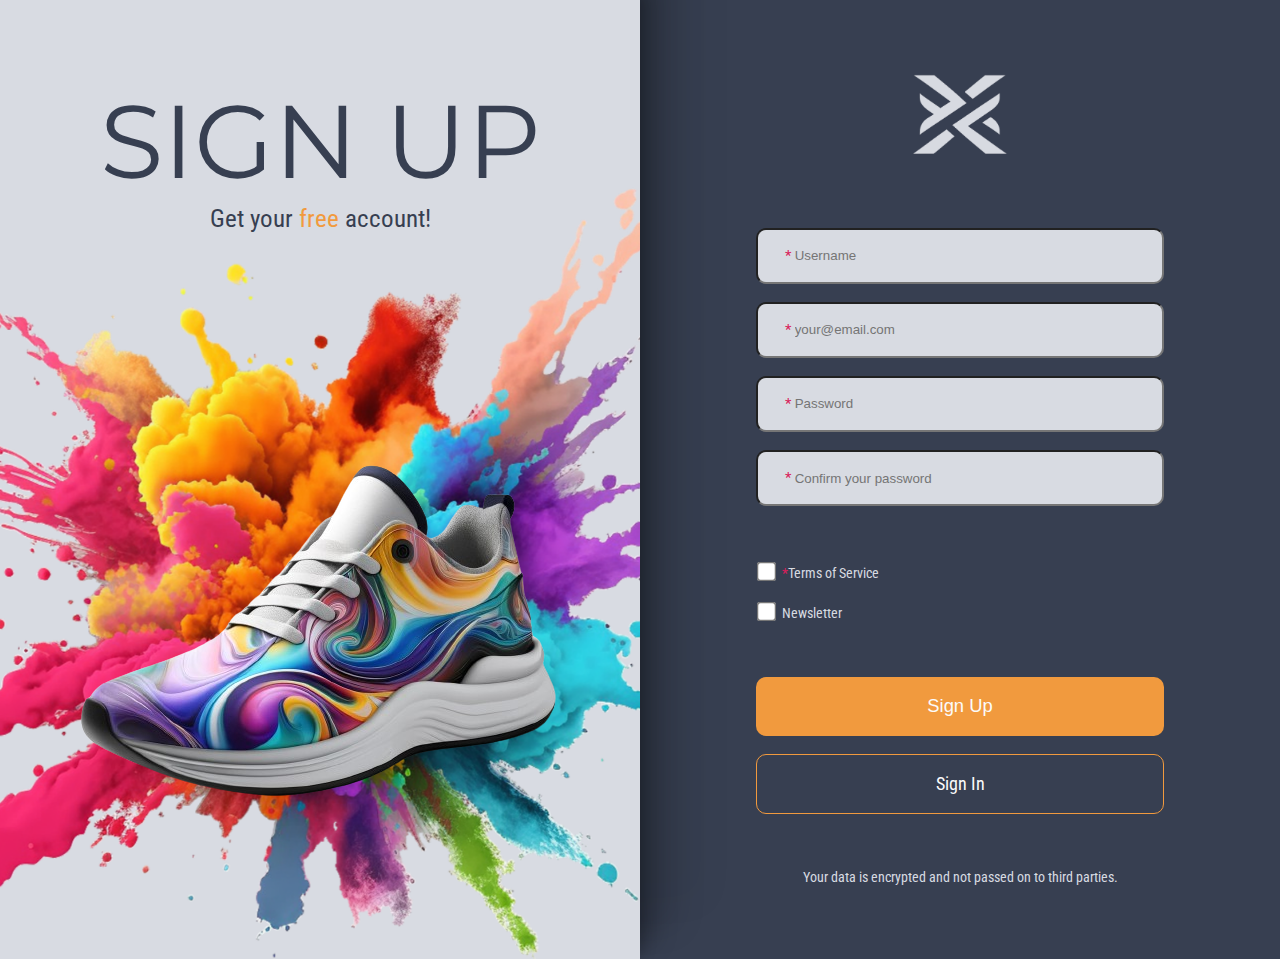
<file: index.html>
<!DOCTYPE html>
<html lang="en">
<head>
  <meta charset="UTF-8">
  <meta name="viewport" content="width=device-width, initial-scale=1.0">
  <title>LoginPage</title>
  <link rel="stylesheet" href="./index.css">
</head>
<body>
  <div class="left signup-container">
    <div class="text-container">
      <h1>SIGN UP</h1>
      <h6>Get your <span>free</span> account!</h6>
    </div>
    <img src="./src/public/sneaker-2.png" alt="Sneaker Image">
  </div>
  <div class="right signup-container">
    <div class="right-header">
      <img src="./src/public/logo-2.png" alt="companyname logo">
      <h3>SIGN UP</h3>
    </div>
    <form class="container" method="post" action="#">
      <div class="inputs-container">
        <div class="text-inputs">
          <div class="input-container">
            <label for="username">Username</label>
            <input type="text" name="username" id="username" placeholder="Username">
          </div>
    
          <div class="input-container">
            <label for="email">E-Mail</label>
            <input type="email" name="email" id="email" placeholder="your@email.com">
          </div>
    
          <div class="input-container">
            <label for="password">Password</label>
            <input type="password" name="password" id="password" placeholder="Password">
          </div>
    
          <div class="input-container">
            <label for="confirm-password">Confirm password</label>
            <input type="password" name="confirm-password" id="confirm-password" placeholder="Confirm your password">
          </div>
        </div>

        <div class="checkbox-inputs">
          <div class="input-container">
            <input type="checkbox" name="tos" id="tos">
            <label for="tos"><small><span>*</span>Terms of Service</small></label>
          </div>
          <div class="input-container">
            <input type="checkbox" name="newsletter" id="newsletter">
            <label for="newsletter"><small>Newsletter</small></label>
          </div>
        </div>

        <div class="button-inputs">
          <input class="btn-primary" type="submit" value="Sign Up">
          <a class="btn-secondary" href="signin.html">Sign In</a>
        </div>
        <small>Your data is encrypted and not passed on to third parties.</small>
      </div>
    </form>
  </div>
</body>
</html>
</file>
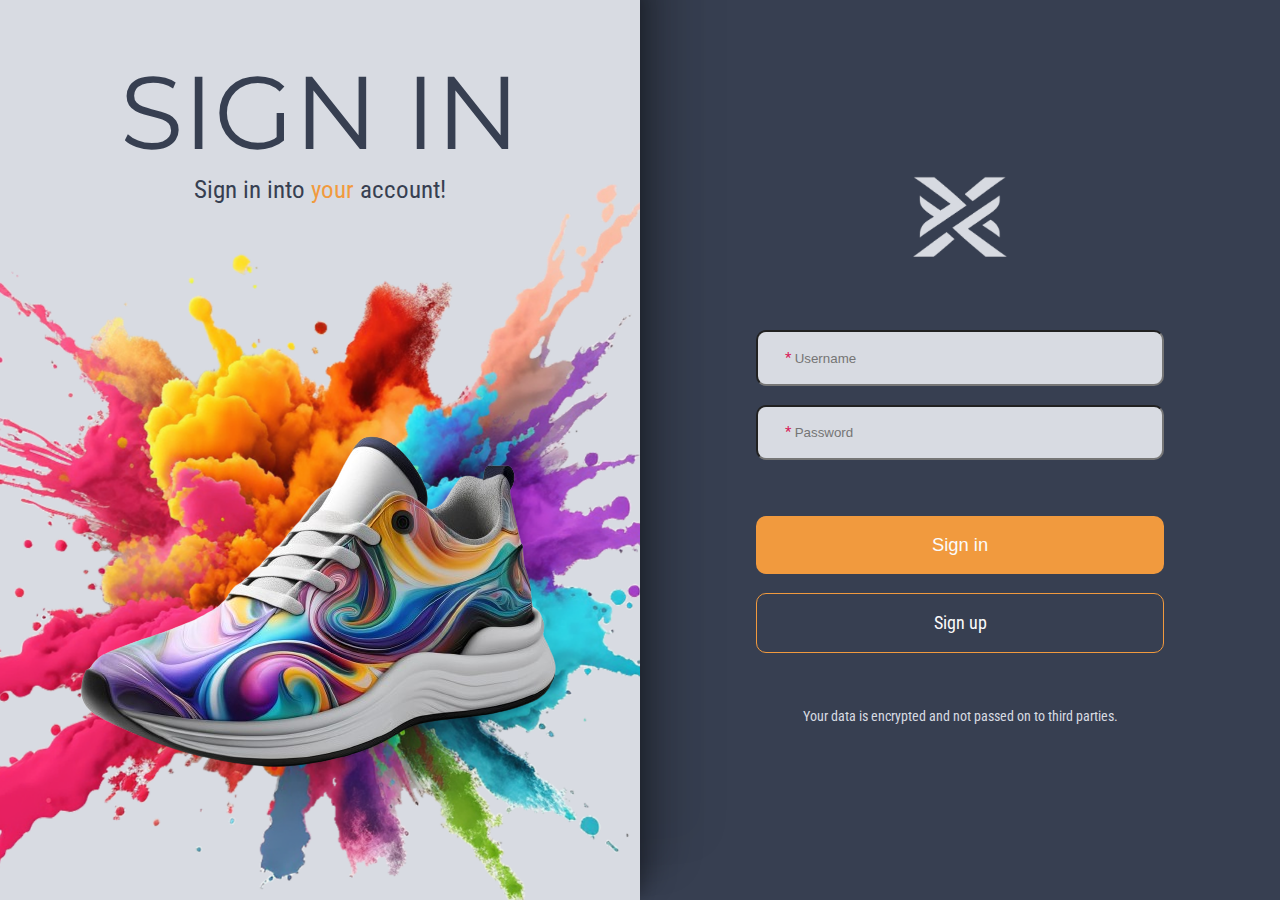
<file: signin.html>
<!DOCTYPE html>
<html lang="en">
  <head>
    <meta charset="UTF-8" />
    <meta name="viewport" content="width=device-width, initial-scale=1.0" />
    <link rel="stylesheet" href="index.css" />
    <title>Sign up</title>
  </head>
  <body>
    <div class="left signup-container">
      <div class="text-container">
        <h1>SIGN IN</h1>
        <h6>Sign in into <span>your</span> account!</h6>
      </div>
      <img src="./src/public/sneaker-2.png" alt="Colorful abstract sneaker" />
    </div>
    <div class="right signup-container">
      <div class="right-header">
        <img src="./src/public/logo-2.png" alt="companyname logo" />
        <h3>SIGN IN</h3>
      </div>
      <form class="container" method="post" action="#">
        <div class="inputs-container">
          <div class="text-inputs">
            <div class="input-container">
              <label for="username">Username</label>
              <input type="text" name="username" id="username" placeholder="Username" />
            </div>

            <div class="input-container">
              <label for="password">Password</label>
              <input type="password" name="password" id="password" placeholder="Password"/>
            </div>
          </div>

          <div class="button-inputs">
            <input class="btn-primary" type="submit" value="Sign in" />
            <a class="btn-secondary" href="index.html">Sign up</a>
          </div>
          <small
            >Your data is encrypted and not passed on to third parties.</small
          >
        </div>
      </form>
    </div>
  </body>
</html>
</file>
<file: index.css>
*{
  margin: 0;
  padding: 0;
  box-sizing: border-box;
}

:root {
  --color1: #373f51;
  --color2: #d8dbe2;
  --color3: #61e786;
  --color4: #d81e5b;
  --color5: #f19a3e;
  --color6: #fbfbfb;
}

@font-face {
  font-family: Montserrat;
  src: url("./src/fonts/Montserrat/Montserrat-Regular.ttf"), type("truetype");
}

@font-face {
  font-family: Robotto;
  src: url("./src/fonts/RobotoCondensed/RobotoCondensed-Regular.ttf"), type("truetype");
}


h1,
h2,
h3 {
  font-family: Montserrat;
  font-weight: 400;
}

h1 {
  font-size: 5.61rem;
}

h2 {
  font-size: 4.209rem;
}

h3 {
  font-size: 3.157rem;
}

h4 {
  font-size: 2.369rem;
}

h5 {
  font-size: 1.777rem;
}

h6 {
  font-size: 1.333rem;
}

p {
  font-size: 1rem;
}

small {
  font-size: 0.75rem;
}

.btn-primary,
.btn-secondary{
  padding: 1rem 2rem;
  border-radius: 10px;
  color: var(--color6);
  border: none;
  cursor: pointer;
  transition: background-color 0.4s;
  font-size: 1rem;
}

.btn-primary{
  background-color: var(--color5);
  &:hover{
    background-color: #fca84ea8;
  }

  &:active{
    background-color: var(--color1);
  }
}

.btn-secondary{
  background-color: var(--color1);
  border: 1px solid var(--color5);
  text-align: center;
  text-decoration: none;

  &:hover{
    background-color: var(--color5);
    color: var(--color1);
  }

  &:active{
    color: var(--color2);
    background-color: var(--color1);
  }
}

body{
  font-family: Robotto;
  display: flex;
  min-height: 100vh;

  .signup-container{
    display: flex;
    justify-content: center;
    align-items: center;
    flex-direction: column;
    min-width: 50%;
  }

  .left{
    display: none;
    gap: 8rem;
    color: var(--color1);
    background-color: var(--color2);
    background-image: url("./src/public/splash-1.png");
    background-position: center 6.25rem;
    background-repeat: no-repeat;
    background-size: cover;
    position: relative;
    overflow: hidden;
    box-shadow: 4px -3px 12px 0 rgba(0, 0, 0, 0.2),
      16px -14px 21px 0 rgba(0, 0, 0, 0.18),
      37px -31px 29px 0 rgba(0, 0, 0, 0.1),
      66px -56px 34px 0 rgba(0, 0, 0, 0.03), 102px -87px 38px 0 rgba(0, 0, 0, 0);

    .text-container{
      text-align: center;
  
      h6{
        font-weight: 200;
      }
  
      span{
        color: var(--color5);
        background-color: var(--color2);
      }
    }
  }

  .right{
    width: 100%;
    padding: 4rem 2rem;
    background-color: var(--color1);

    .right-header{
      display: flex;
      flex-direction: column;
      justify-content: center;
      align-items: center;
      gap: 3rem;
      h3{
        color: var(--color2);
      }
      img{
        width: calc(7.3113rem * 0.7);
        height: clac(6.25rem * 0.7);
      }
    }

    form{
      display: flex;
      justify-content: center;
      align-items: center;
      flex-direction: column;
      padding: 4rem 0rem 0rem 0rem;
      gap: 4rem;

      label{
        display: none;
      }

      .inputs-container{
        width: 100%;
        max-width: 22.1875rem;
        display: flex;
        flex-direction: column;
        gap: 3rem;

        small{
          text-align: center;
          color: var(--color2);
        }

        .text-inputs{
          display: flex;
          flex-direction: column;
          gap: 1rem;

          .input-container{
            text-align: center;
            position: relative;
    
            &::before{
              content: "*";
              color: var(--color4);
              position: absolute;
              left: 1.5625rem;
              top: 50%;
              transform: translateY(-50%);
              font-size: 0.8rem;
            }
    
            input{
              width: 100%;
              padding: 1rem 2rem;
              border-radius: 10px;
              background-color: var(--color2);
            }
          }
        }

        .checkbox-inputs{
          display: flex;
          flex-direction: column;
          gap: 1rem;

          .input-container{
            label{
              color: var(--color2);
              display: inline-block;
              margin-left: 0.3rem;

              span{
                color: var(--color4);
              }
            }

            input{
              transform: scale(1.5);
              border-radius: 0.1875rem;
              margin-left: 0.2rem;
            }
          }
        }

        .button-inputs{
          display: flex;
          flex-direction: column;
          gap: 1rem;
        }
      }
    }
  }
}


.container {
  width: 95%;
  padding-right: 15px;
  padding-left: 15px;
  margin-right: auto;
  margin-left: auto;
}

@media (min-width: 576px) {
  .container {
    width: 90%;
  }
}

@media (min-width: 768px) {
  html {
    font-size: 1.1rem;
  }
  .container {
    width: 85%;
  }
}

@media (min-width: 992px) {
  html {
    font-size: 1.125rem;
  }

  body{
    .left{
      display: flex;
    }

    .right{
      width: auto;

      .right-header{
        h3{
          display: none;
        }
      }
    }
  }
}

@media (min-width: 1200px) {
  html {
    font-size: 1.15rem;
  }
  .container {
    width: 80%;
  }
}

@media (min-width: 1400px) {
  html {
    font-size: 1.2rem;
  }
  .container {
    width: 70%;
  }
}

@media (min-width: 1920px) {
  html {
    font-size: 1.2rem;
  }
  .container {
    width: 60%;
  }
}
</file>
